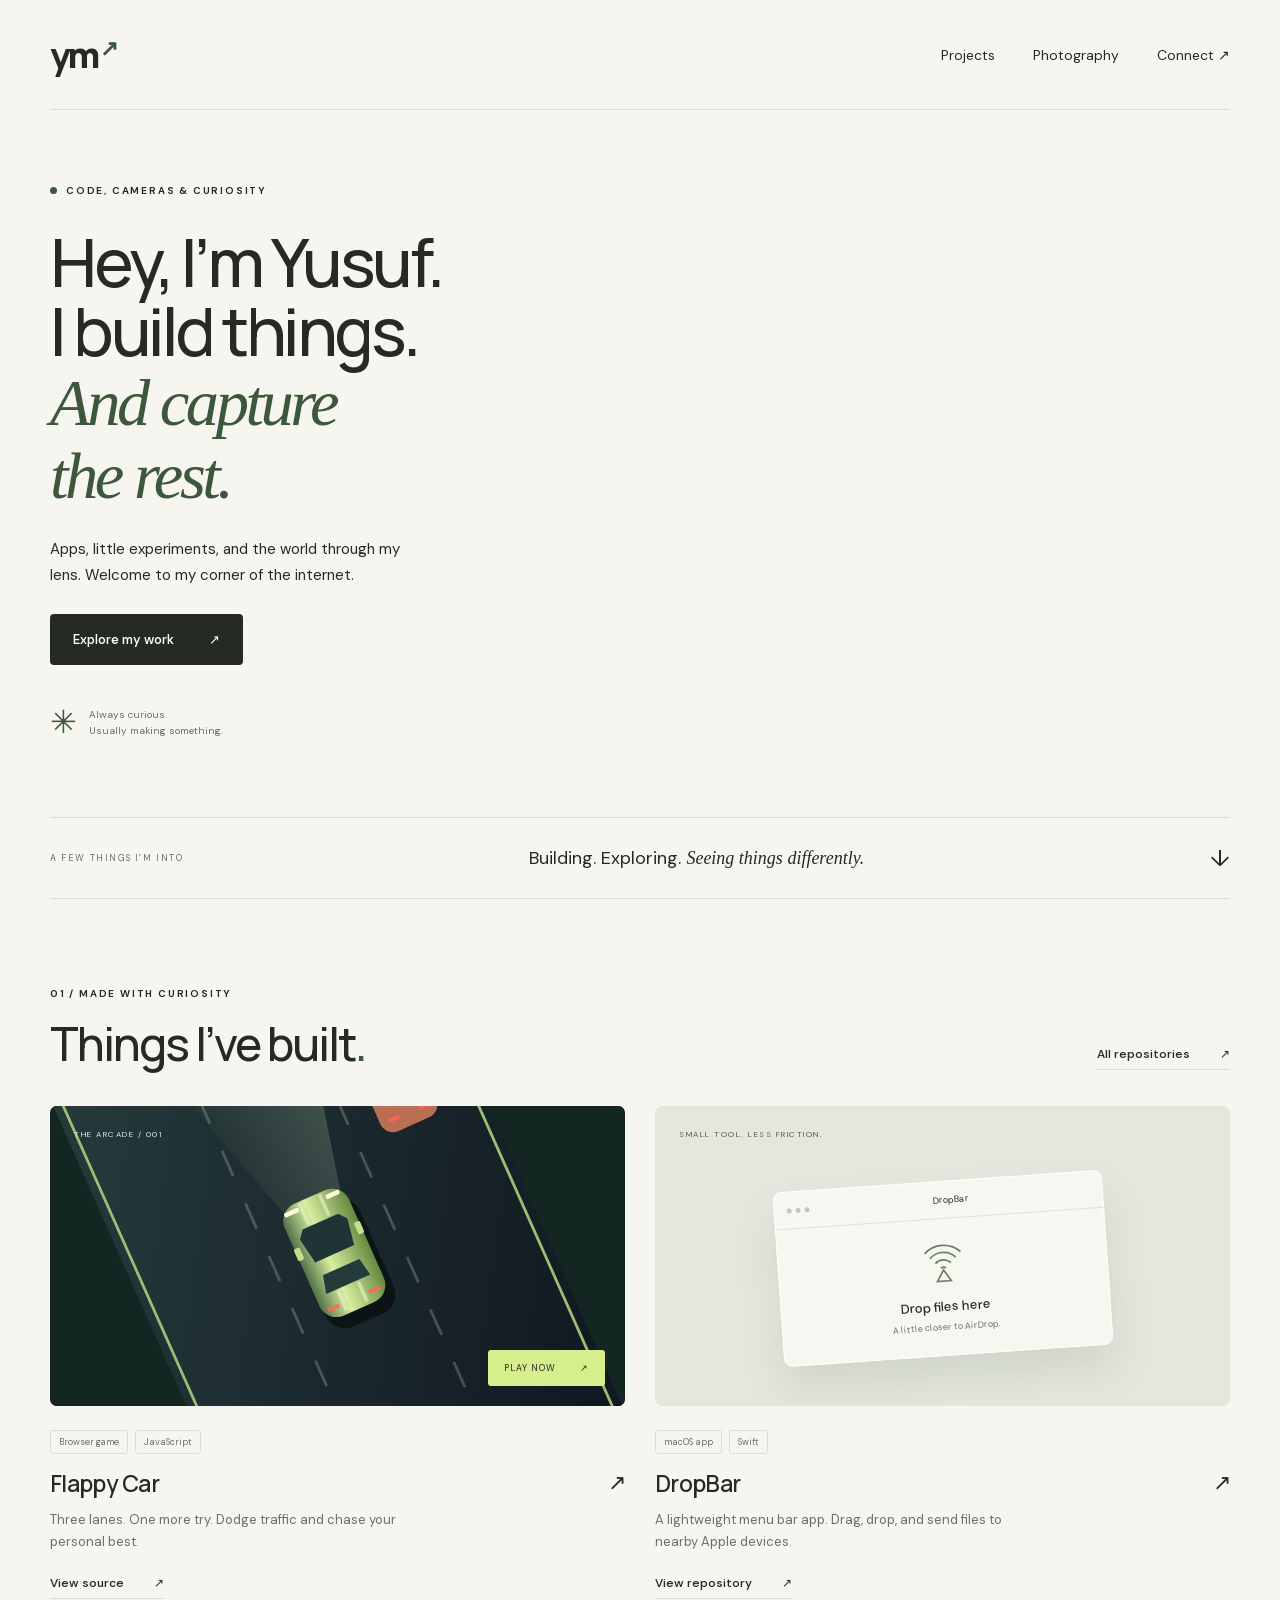
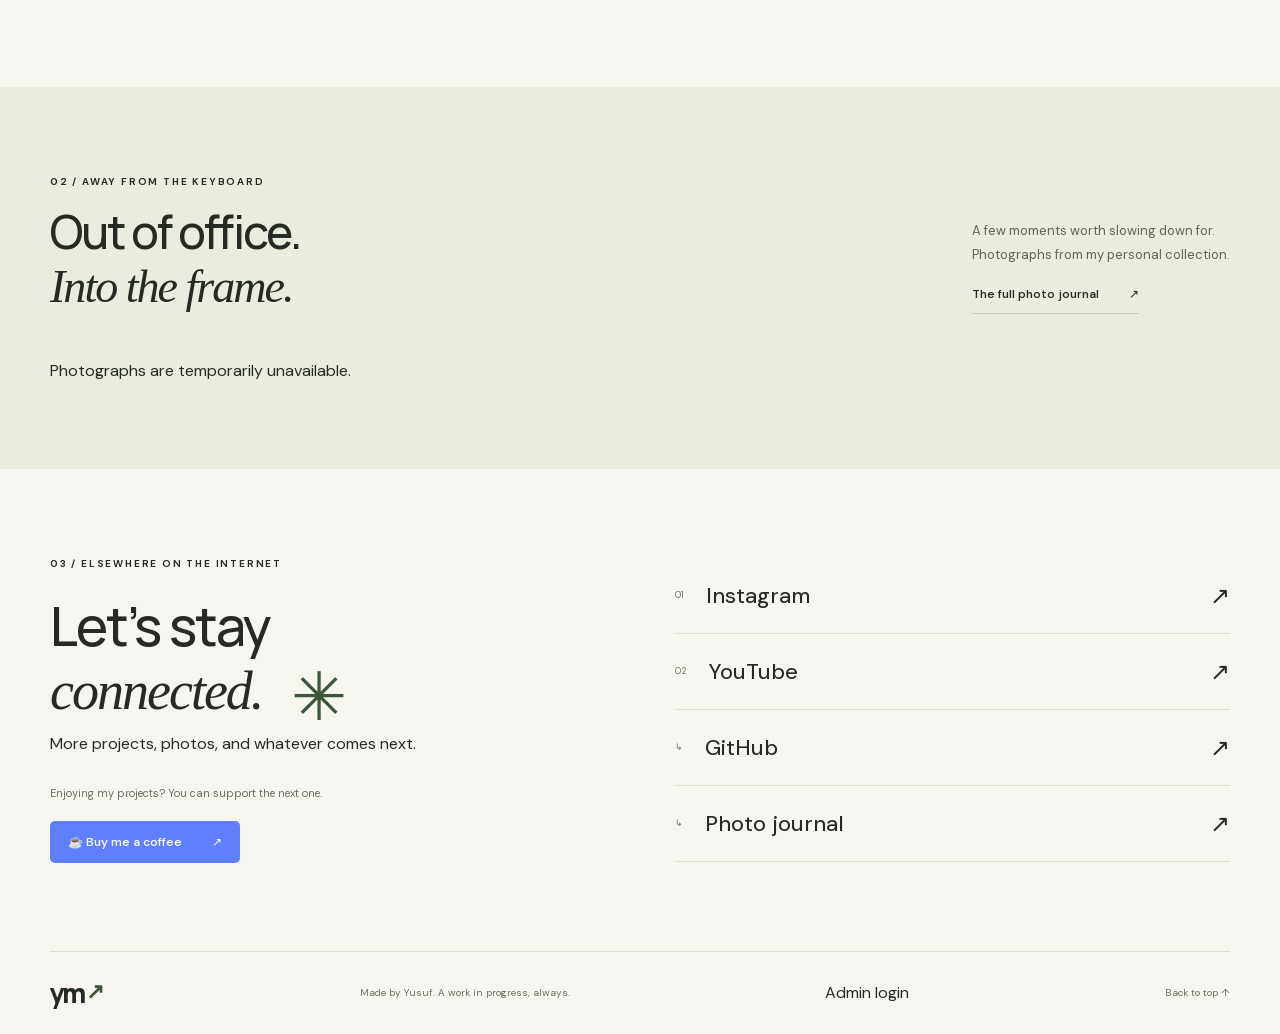
<file: index.html>
<!doctype html>
<html lang="en">
<head>
  <meta charset="utf-8">
  <meta name="viewport" content="width=device-width, initial-scale=1">
  <meta name="description" content="Yusuf's corner of the internet. Explore my apps, open-source projects, photography, and Flappy Car arcade game.">
  <meta name="theme-color" content="#f6f5ef">
  <meta property="og:title" content="Yusuf — Code, cameras & curiosity">
  <meta property="og:description" content="A collection of things I build and moments I capture.">
  <meta property="og:type" content="website">
  <meta property="og:url" content="https://yusufmm.com/">
  <meta property="og:image" content="https://yusufmm.com/assets/photo-4-display.webp">
  <title>Yusuf — Code, cameras & curiosity</title>
  <link rel="preconnect" href="https://twxxitpckemoxdufoift.supabase.co">
  <link rel="icon" href="assets/favicon.svg" type="image/svg+xml">
  <link rel="preload" href="assets/fonts/dm-sans-latin.woff2" as="font" type="font/woff2" crossorigin>
  <link rel="preload" href="assets/fonts/manrope-latin.woff2" as="font" type="font/woff2" crossorigin>
  <link rel="stylesheet" href="styles.css?v=20261113-speed">
  <script src="socials.js?v=20261113-speed" defer></script>
  <link rel="stylesheet" href="photos.css">
  <script src="photo-config.js?v=20261114-delivery" defer></script>

  <script type="module" src="gallery.js?v=20261114-delivery"></script>
</head>
<body>
  <a class="skip-link" href="#main">Skip to content</a>
  <header class="site-header wrap">
    <a class="wordmark" href="./" aria-label="Yusuf home">ym<span>↗</span></a>
    <nav aria-label="Main navigation"><a href="#projects">Projects</a><a href="#photos">Photography</a><a href="#connect">Connect <span aria-hidden="true">↗</span></a></nav>
  </header>
  <main id="main">
    <section class="hero wrap" aria-labelledby="intro">
      <div class="hero-copy">
        <p class="eyebrow"><span class="status-dot"></span> CODE, CAMERAS & CURIOSITY</p>
        <h1 id="intro">Hey, I’m Yusuf.<br>I build things.<br><em>And capture<br>the rest.</em></h1>
        <p class="intro">Apps, little experiments, and the world through my lens. Welcome to my corner of the internet.</p>
        <a class="button dark" href="#projects">Explore my work <span aria-hidden="true">↗</span></a>
        <div class="hero-note"><span class="small-cross" aria-hidden="true">✳</span><span>Always curious.<br>Usually making something.</span></div>
      </div>
      <figure class="hero-photo" hidden>
        <img alt="Snow-dusted red sandstone cliffs beneath a pale blue sky, photographed by Yusuf" width="1200" height="800" fetchpriority="high">
        <figcaption><span>THROUGH MY LENS</span><a href="#photos">A different perspective <span aria-hidden="true">↗</span></a></figcaption>
        <span class="photo-stamp" aria-hidden="true">Y / M<br>PHOTO JOURNAL</span>
      </figure>
    </section>
    <div class="interlude wrap"><span>A FEW THINGS I’M INTO</span><p>Building. Exploring. <em>Seeing things differently.</em></p><span aria-hidden="true">↓</span></div>
    <section class="projects wrap section" id="projects" aria-labelledby="projects-heading">
      <div class="section-heading"><div><p class="eyebrow">01 / MADE WITH CURIOSITY</p><h2 id="projects-heading">Things I’ve built<span>.</span></h2></div><a class="text-link" href="https://github.com/Lego-Man53" target="_blank" rel="noopener noreferrer">All repositories <span aria-hidden="true">↗</span></a></div>
      <div class="project-grid">
        <article class="project-card featured-project">
          <a class="project-art race-art" href="flappycar/" aria-label="Play Flappy Car"><span class="art-label">THE ARCADE / 001</span><img src="assets/racer.svg" alt="Illustrated green sports car on an illuminated three-lane road" width="620" height="340"><span class="play-pill">PLAY NOW <span aria-hidden="true">↗</span></span></a>
          <div class="project-info"><div class="tags"><span>Browser game</span><span>JavaScript</span></div><h3><a href="flappycar/">Flappy Car <span aria-hidden="true">↗</span></a></h3><p>Three lanes. One more try. Dodge traffic and chase your personal best.</p><a class="text-link" href="https://github.com/Lego-Man53/Car-Sim-FlappyBird" target="_blank" rel="noopener noreferrer">View source <span aria-hidden="true">↗</span></a></div>
        </article>
        <article class="project-card">
          <a class="project-art drop-art" href="https://github.com/Lego-Man53/DropBar" target="_blank" rel="noopener noreferrer" aria-label="Explore DropBar on GitHub"><span class="art-label">SMALL TOOL. LESS FRICTION.</span><div class="drop-window"><div class="window-top"><i></i><i></i><i></i><span>DropBar</span></div><div class="drop-zone"><svg viewBox="0 0 64 64" aria-hidden="true"><path d="M17 29a21 21 0 0 1 30 0M23 35a13 13 0 0 1 18 0M29 41a4 4 0 0 1 6 0M11 23a30 30 0 0 1 42 0"/><path d="m32 43-8 13h16Z"/></svg><strong>Drop files here</strong><span>A little closer to AirDrop.</span></div></div></a>
          <div class="project-info"><div class="tags"><span>macOS app</span><span>Swift</span></div><h3><a href="https://github.com/Lego-Man53/DropBar" target="_blank" rel="noopener noreferrer">DropBar <span aria-hidden="true">↗</span></a></h3><p>A lightweight menu bar app. Drag, drop, and send files to nearby Apple devices.</p><a class="text-link" href="https://github.com/Lego-Man53/DropBar" target="_blank" rel="noopener noreferrer">View repository <span aria-hidden="true">↗</span></a></div>
        </article>
      </div>
    </section>
    <section class="photography section" id="photos" aria-labelledby="photos-heading"><div class="wrap">
      <div class="section-heading"><div><p class="eyebrow">02 / AWAY FROM THE KEYBOARD</p><h2 id="photos-heading">Out of office.<br><em>Into the frame.</em></h2></div><div class="photo-intro"><p>A few moments worth slowing down for.<br>Photographs from my personal collection.</p><a class="text-link" href="photos/">The full photo journal <span aria-hidden="true">↗</span></a></div></div>
      <div class="photo-grid" id="home-photos" aria-label="Featured photographs"><p>Loading photographs…</p></div>
      <noscript><p>Turn on JavaScript to view the photo journal.</p></noscript>
    </div></section>
    <section class="connect section wrap" id="connect" aria-labelledby="connect-heading"><div><p class="eyebrow">03 / ELSEWHERE ON THE INTERNET</p><h2 id="connect-heading">Let’s stay<br><em>connected.</em> <span class="connect-star" aria-hidden="true">✳</span></h2><p>More projects, photos, and whatever comes next.</p><div class="support"><p>Enjoying my projects? You can support the next one.</p><div class="coffee-widget"><template id="coffee-template"><script type="text/javascript" src="https://cdnjs.buymeacoffee.com/1.0.0/button.prod.min.js" data-name="bmc-button" data-slug="legoman53" data-color="#5F7FFF" data-emoji="☕" data-font="Cookie" data-text="Buy me a coffee" data-outline-color="#000000" data-font-color="#ffffff" data-coffee-color="#FFDD00"></script></template></div><a class="text-link coffee-fallback" href="https://www.buymeacoffee.com/legoman53" target="_blank" rel="noopener noreferrer">☕ Buy me a coffee <span aria-hidden="true">↗</span></a></div></div><div class="social-links"><a data-social="instagram" hidden><span>01</span><strong>Instagram</strong><span aria-hidden="true">↗</span></a><a data-social="youtube" hidden><span>02</span><strong>YouTube</strong><span aria-hidden="true">↗</span></a><a href="https://github.com/Lego-Man53" target="_blank" rel="noopener noreferrer"><span>↳</span><strong>GitHub</strong><span aria-hidden="true">↗</span></a><a href="photos/"><span>↳</span><strong>Photo journal</strong><span aria-hidden="true">↗</span></a></div></section>
  </main>
  <footer class="wrap"><a class="wordmark" href="#">ym<span>↗</span></a><p>Made by Yusuf. A work in progress, always.</p><a href="admin/">Admin login</a><a href="#main">Back to top ↑</a></footer>
</body>
</html>
</file>
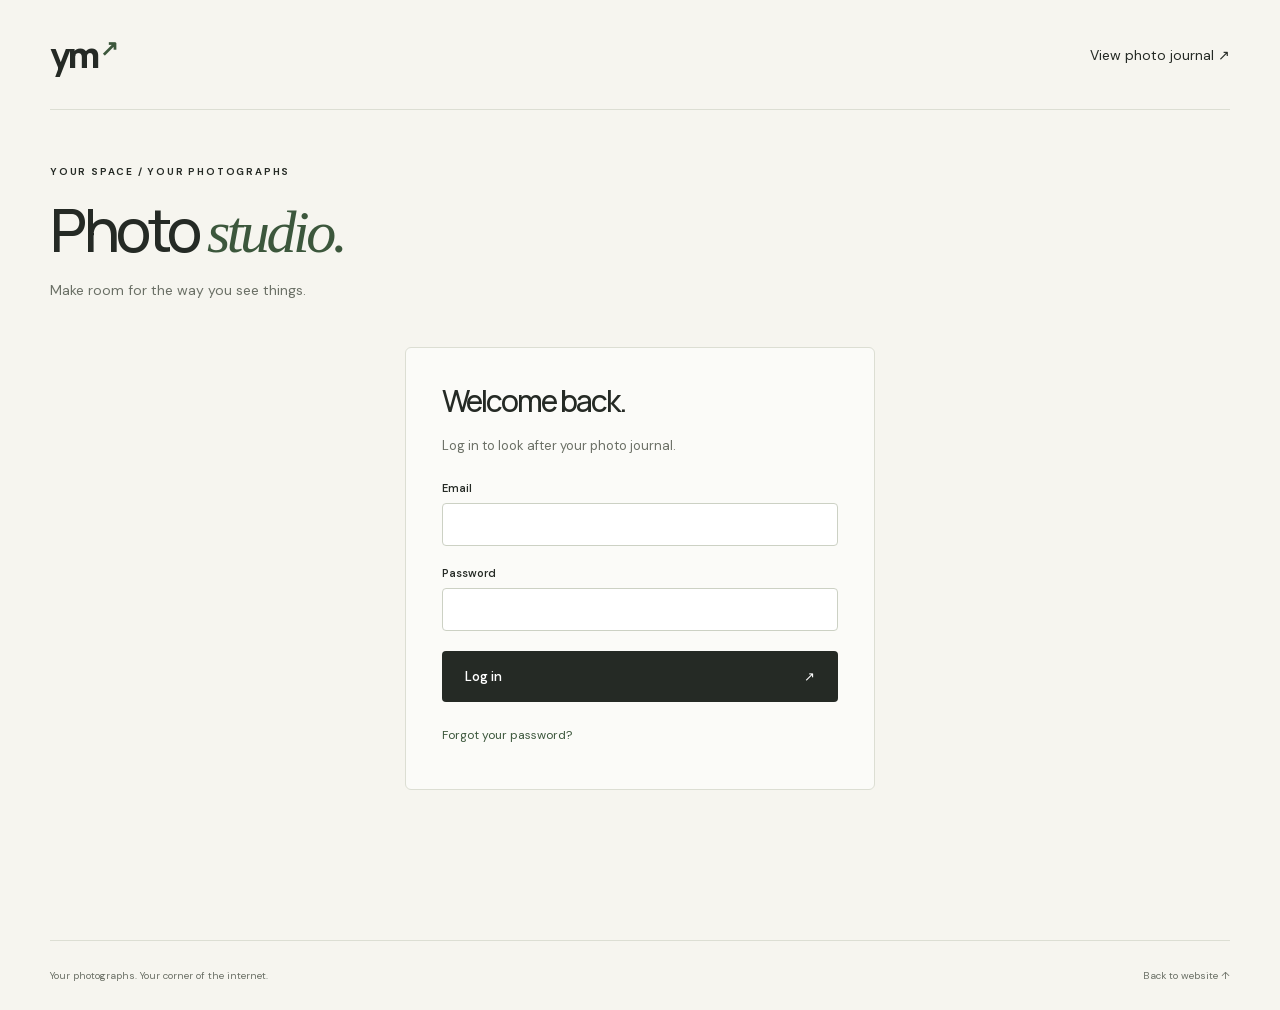
<file: admin/index.html>
<!doctype html>
<html lang="en"><head>
  <meta charset="utf-8"><meta name="viewport" content="width=device-width, initial-scale=1"><meta name="robots" content="noindex,nofollow">
  <title>Photo studio — Yusuf</title><link rel="icon" href="../assets/favicon.svg" type="image/svg+xml">
  <link rel="preload" href="../assets/fonts/dm-sans-latin.woff2" as="font" type="font/woff2" crossorigin>
  <link rel="preload" href="../assets/fonts/manrope-latin.woff2" as="font" type="font/woff2" crossorigin>
  <link rel="stylesheet" href="../styles.css?v=20261113-speed"><link rel="stylesheet" href="../photos.css"><link rel="stylesheet" href="admin.css?v=20261011-batch">
  <script src="../photo-config.js" defer></script><script src="../vendor/supabase.js" defer></script><script type="module" src="admin.js?v=20261113-speed"></script>
</head><body>
  <header class="site-header wrap"><a class="wordmark" href="../" aria-label="Yusuf home">ym<span>↗</span></a><nav aria-label="Studio navigation"><a href="../photos/">View photo journal ↗</a><button id="logout" hidden>Log out</button></nav></header>
  <main class="wrap studio"><div class="studio-heading"><div><p class="eyebrow">YOUR SPACE / YOUR PHOTOGRAPHS</p><h1>Photo <em>studio.</em></h1><p class="studio-intro">Make room for the way you see things.</p></div><div id="counts" class="studio-counts" hidden></div></div>
    <p id="status" role="status" aria-live="polite">Connecting…</p>
    <section id="setup" class="login-panel" hidden><h2>One connection to make.</h2><p>Your photo studio is ready to connect to Supabase. Once the connection is set up, you can manage everything here.</p><a class="button dark" href="https://supabase.com/dashboard" target="_blank" rel="noopener noreferrer">Open Supabase ↗</a></section>
    <section id="login" class="login-panel" hidden><h2>Welcome back.</h2><p>Log in to look after your photo journal.</p><form id="login-form"><label>Email<input type="email" name="email" autocomplete="username" required></label><label>Password<input type="password" name="password" autocomplete="current-password" required></label><button class="button dark" type="submit">Log in <span aria-hidden="true">↗</span></button></form><button id="forgot" class="plain-button">Forgot your password?</button></section>
    <section id="recovery" class="login-panel" hidden><h2>A fresh start.</h2><form id="password-form"><label>New password<input name="password" type="password" autocomplete="new-password" minlength="12" required></label><button class="button dark">Update password</button></form></section>
    <section id="ai-progress" class="ai-batch-progress" aria-label="Batch AI progress" hidden><p id="ai-progress-text" role="status" aria-live="polite"></p><progress id="ai-progress-bar" aria-label="Photos completed" max="1" value="0"></progress><button id="ai-stop" class="plain-button">Stop after this photo</button></section>
    <section id="workspace" hidden>
      <div class="studio-toolbar"><div><button class="button dark" id="upload">+ Add photos</button><input type="file" id="files" accept="image/jpeg,image/png,image/webp,image/avif" multiple hidden><span class="file-note">JPG, PNG, WebP, AVIF · up to 30 MB each · compressed automatically</span></div><button id="optimize" class="plain-button" disabled>Speed up existing photos</button><button id="save" class="button dark" disabled>Save changes ↗</button></div>
      <div class="studio-options"><label>Gallery layout<select id="layout"><option value="editorial">Editorial — staggered</option><option value="grid">Clean grid</option></select></label><label>Desktop columns<select id="columns"><option value="2">Two</option><option value="3">Three</option><option value="4">Four</option></select></label><label>Homepage cover<select id="hero"><option value="">No cover photo</option></select></label><button class="plain-button" id="discard" disabled>Discard unsaved changes</button></div>
      <p class="edit-note">Changes stay here until you save. Hidden photos are only visible to you. Use the arrows to change their order. <a href="storage.html">Manage photo storage ↗</a></p>
      <section class="ai-panel" aria-labelledby="ai-heading"><div><p class="eyebrow">A LITTLE HELP WITH THE WORDS</p><h2 id="ai-heading">AI photo assistant.</h2><p>Get a title, caption, accessibility description, and display shape for any photo. Review the draft and make it yours.</p><p class="ai-privacy">AI sends a small preview of each chosen photo and your notes to OpenAI. Nothing is published until you save.</p><p class="ai-privacy">Batches run one photo at a time. Up to 30 requests per hour and 100 per day.</p></div><div><label>Notes for the AI <span class="optional">optional</span><textarea id="ai-notes" maxlength="1000" rows="2" placeholder="A place, a memory, or the style you want…"></textarea></label><p id="ai-status" role="status">Checking AI connection…</p><div class="ai-batch-controls"><label>Photos to suggest<select id="ai-scope"><option value="new">New uploads</option><option value="all" selected>All photos without drafts</option></select></label><button id="ai-batch" class="ai-button" disabled>✦ Suggest for batch</button><p id="ai-batch-count"></p><button id="ai-apply-all" class="button dark" hidden>Use all drafts</button></div></div></section>
      <div id="photo-list" class="studio-grid"></div><p id="empty" hidden>Your next photograph starts here. Add a few photos to begin.</p>
    </section>
    <noscript><p>Turn on JavaScript to use your photo studio.</p></noscript>
  </main>
  <dialog id="delete-dialog" class="confirm-dialog"><form method="dialog"><h2>Delete this photograph?</h2><p id="delete-name"></p><p>It will be removed from the website when you save your changes.</p><div><button value="cancel">Keep photo</button><button value="delete" class="danger">Delete photo</button></div></form></dialog>
  <footer class="wrap"><p>Your photographs. Your corner of the internet.</p><a href="../">Back to website ↑</a></footer>
</body></html>
</file>
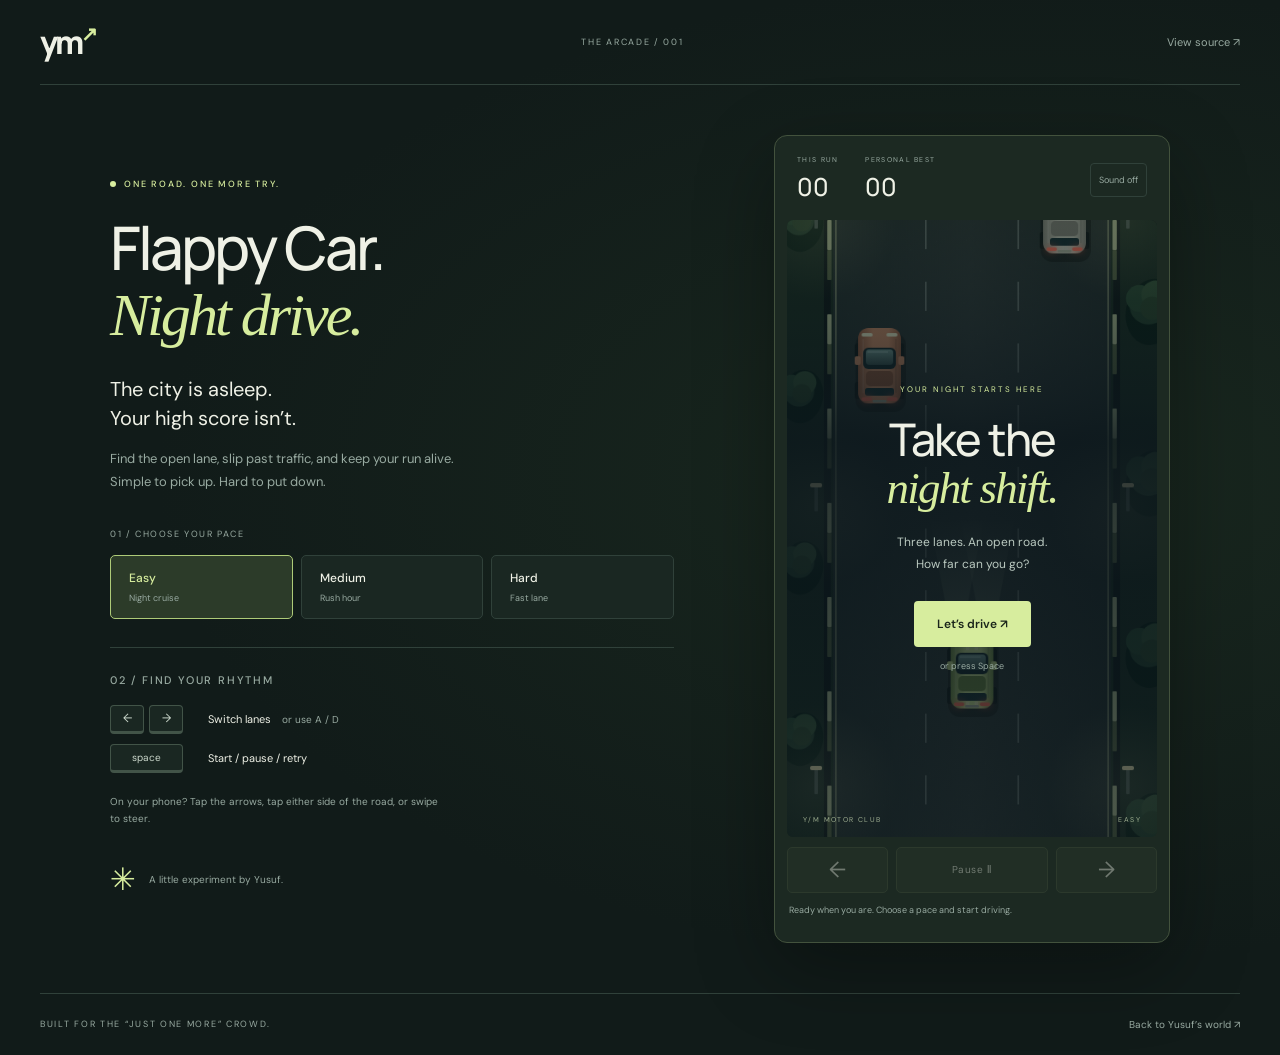
<file: flappycar/index.html>
<!doctype html>
<html lang="en">
<head>
  <meta charset="utf-8">
  <meta name="viewport" content="width=device-width, initial-scale=1, viewport-fit=cover">
  <meta name="description" content="Take the night shift. A three-lane arcade racer by Yusuf. Dodge traffic, find your rhythm, and chase a new personal best.">
  <meta name="theme-color" content="#111b19">
  <title>Flappy Car — Night Drive</title>
  <link rel="stylesheet" href="styles.css">
  <script src="game-core.js" defer></script>
  <script src="game.js" defer></script>
</head>
<body>
  <header class="site-bar"><a href="https://yusufmm.com/" class="brand" aria-label="Back to Yusuf's website">ym<span>↗</span></a><span>THE ARCADE / 001</span><a href="https://github.com/Lego-Man53/Car-Sim-FlappyBird" target="_blank" rel="noopener noreferrer">View source ↗</a></header>
  <main class="shell">
    <section class="intro-panel" aria-labelledby="title">
      <p class="eyebrow"><span></span> ONE ROAD. ONE MORE TRY.</p>
      <h1 id="title">Flappy Car.<br><em>Night drive.</em></h1>
      <p class="description">The city is asleep.<br>Your high score isn’t.</p>
      <p class="how-to">Find the open lane, slip past traffic, and keep your run alive. Simple to pick up. Hard to put down.</p>
      <fieldset class="difficulty"><legend>01 / CHOOSE YOUR PACE</legend><div class="mode-list"><button type="button" class="mode active" data-mode="easy" aria-pressed="true"><strong>Easy</strong><small>Night cruise</small></button><button type="button" class="mode" data-mode="medium" aria-pressed="false"><strong>Medium</strong><small>Rush hour</small></button><button type="button" class="mode" data-mode="hard" aria-pressed="false"><strong>Hard</strong><small>Fast lane</small></button></div></fieldset>
      <div class="instructions"><p class="eyebrow">02 / FIND YOUR RHYTHM</p><div><span><kbd>←</kbd> <kbd>→</kbd></span><p>Switch lanes <small>or use A / D</small></p></div><div><span><kbd class="wide-key">space</kbd></span><p>Start / pause / retry</p></div><p class="mobile-hint">On your phone? Tap the arrows, tap either side of the road, or swipe to steer.</p></div>
      <div class="signature"><span aria-hidden="true">✳</span> A little experiment by Yusuf.</div>
    </section>
    <section class="game-panel" aria-label="Flappy Car arcade">
      <div class="dashboard"><div><span>THIS RUN</span><strong id="score">00</strong></div><div><span>PERSONAL BEST</span><strong id="best">00</strong></div><button type="button" id="soundBtn" aria-pressed="false" aria-label="Enable sound">Sound off</button></div>
      <div class="canvas-wrap"><canvas id="game" width="432" height="720" tabindex="0" aria-label="Night road. Use left and right arrows to steer, Space to start or pause." aria-describedby="gameStatus">Your browser needs canvas support to play Flappy Car.</canvas><div class="game-overlay" id="overlay"><span class="overlay-kicker" id="overlayKicker">YOUR NIGHT STARTS HERE</span><h2 id="overlayTitle">Take the<br><em>night shift.</em></h2><p id="overlayDescription">Three lanes. An open road.<br>How far can you go?</p><button id="startBtn" type="button">Let’s drive <span aria-hidden="true">↗</span></button><span class="overlay-hint">or press Space</span></div><div class="road-label" aria-hidden="true"><span>Y/M MOTOR CLUB</span><span id="pace">EASY</span></div></div>
      <div class="controls"><button id="leftBtn" type="button" aria-label="Steer left">←</button><button id="pauseBtn" type="button" disabled>Pause <span aria-hidden="true">Ⅱ</span></button><button id="rightBtn" type="button" aria-label="Steer right">→</button></div>
      <p class="game-status" id="gameStatus" role="status" aria-live="polite">Ready when you are. Choose a pace and start driving.</p>
    </section>
  </main>
  <footer><span>BUILT FOR THE “JUST ONE MORE” CROWD.</span><a href="https://yusufmm.com/">Back to Yusuf’s world ↗</a></footer>
</body>
</html>
</file>
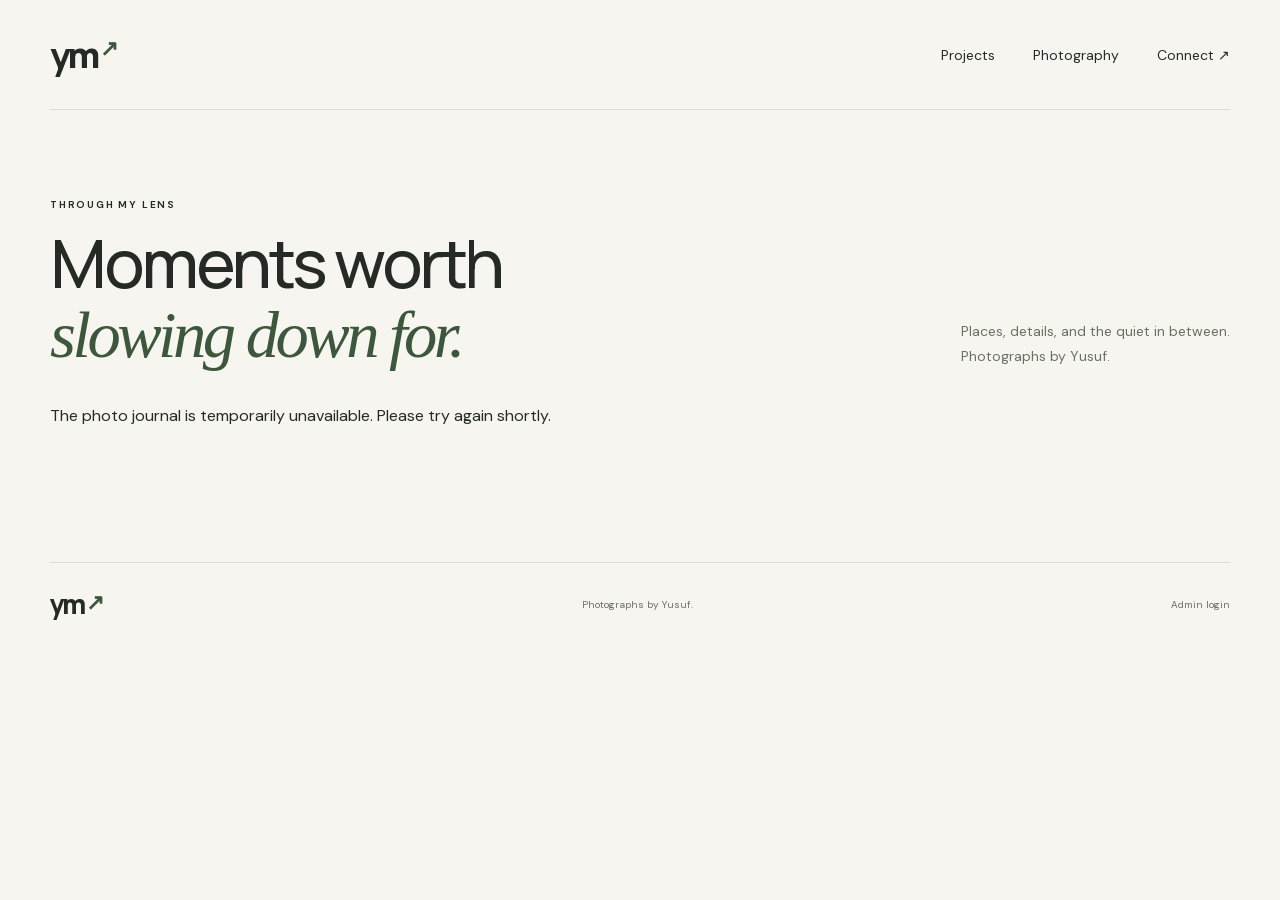
<file: photos/index.html>
<!doctype html>
<html lang="en">
<head>
  <meta charset="utf-8"><meta name="viewport" content="width=device-width, initial-scale=1">
  <meta name="description" content="Yusuf’s photo journal. Moments worth slowing down for.">
  <meta name="theme-color" content="#f6f5ef"><title>Photo journal — Yusuf</title>
  <link rel="preconnect" href="https://twxxitpckemoxdufoift.supabase.co">
  <link rel="icon" href="../assets/favicon.svg" type="image/svg+xml">
  <link rel="preload" href="../assets/fonts/dm-sans-latin.woff2" as="font" type="font/woff2" crossorigin>
  <link rel="preload" href="../assets/fonts/manrope-latin.woff2" as="font" type="font/woff2" crossorigin>
  <link rel="stylesheet" href="../styles.css?v=20261113-speed"><link rel="stylesheet" href="../photos.css">
  <script src="../photo-config.js?v=20261114-delivery" defer></script>
  <script type="module" src="../gallery.js?v=20261114-delivery"></script>
</head>
<body>
  <a class="skip-link" href="#main">Skip to content</a>
  <header class="site-header wrap"><a class="wordmark" href="../" aria-label="Yusuf home">ym<span>↗</span></a><nav aria-label="Main navigation"><a href="../#projects">Projects</a><a href="./" aria-current="page">Photography</a><a href="../#connect">Connect ↗</a></nav></header>
  <main id="main" class="wrap section"><div class="section-heading"><div><p class="eyebrow">THROUGH MY LENS</p><h1>Moments worth<br><em>slowing down for.</em></h1></div><p class="journal-intro">Places, details, and the quiet in between.<br>Photographs by Yusuf.</p></div>
    <p id="gallery-status" role="status">Loading photographs…</p>
    <div class="journal-grid" id="journal-grid" aria-label="Photographs"></div>
    <noscript><p>Turn on JavaScript to explore the photo journal.</p></noscript>
  </main>
  <footer class="wrap"><a class="wordmark" href="../">ym<span>↗</span></a><p>Photographs by Yusuf.</p><a href="../admin/">Admin login</a></footer>
</body>
</html>
</file>
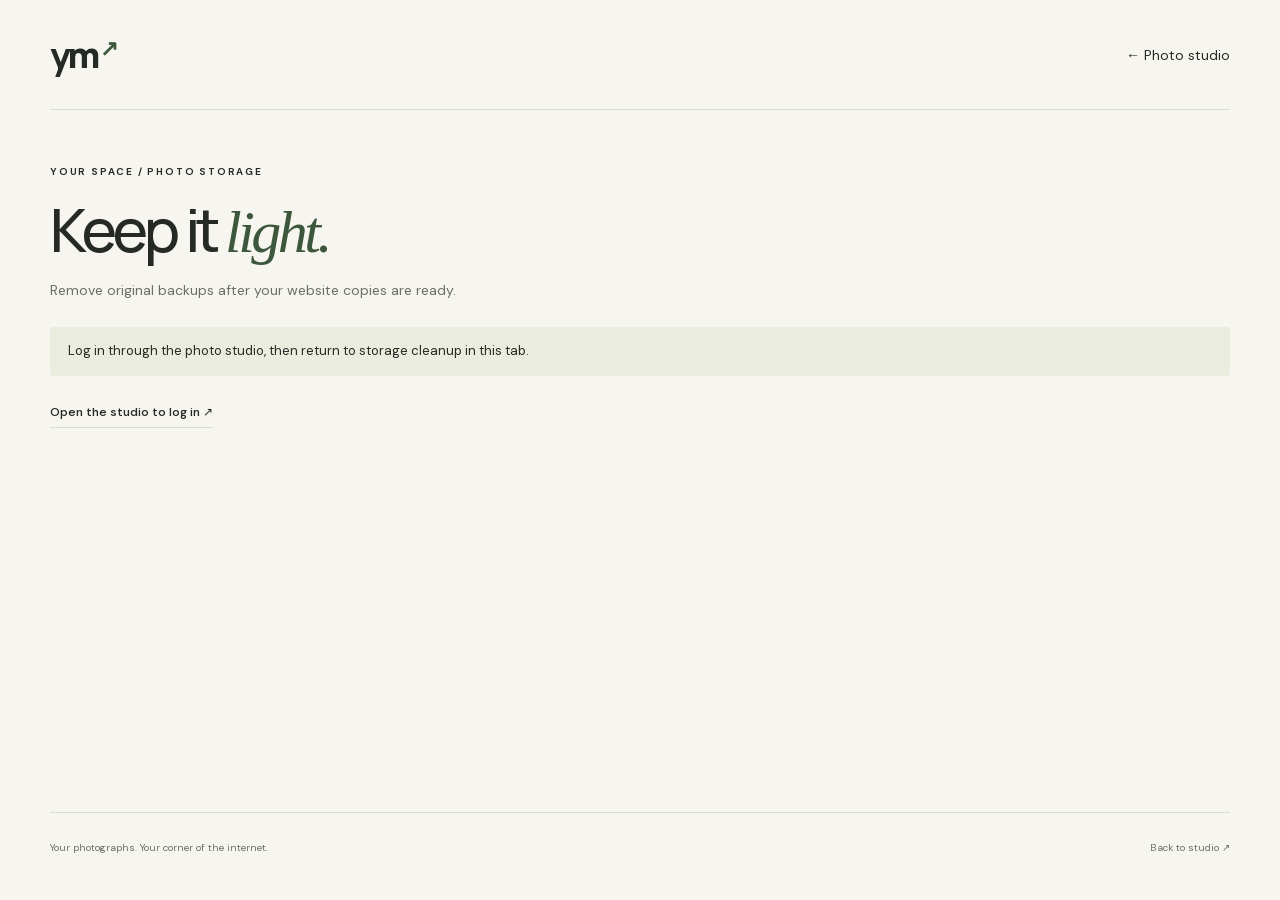
<file: admin/storage.html>
<!doctype html><html lang="en"><head>
<meta charset="utf-8"><meta name="viewport" content="width=device-width, initial-scale=1"><meta name="robots" content="noindex,nofollow"><title>Photo storage — Yusuf</title>
<link rel="icon" href="../assets/favicon.svg" type="image/svg+xml"><link rel="stylesheet" href="../styles.css?v=20261113-speed"><link rel="stylesheet" href="admin.css?v=20261011-batch">
<script src="../photo-config.js" defer></script><script src="../vendor/supabase.js" defer></script><script type="module" src="storage.js?v=20261113-cleanup"></script>
<style>.storage-card{max-width:820px;border:1px solid var(--line);padding:28px;border-radius:6px;background:#fff9}.storage-card p{font-size:13px;line-height:1.8;margin:14px 0}.storage-card h2{font-size:30px}.storage-list{max-height:360px;overflow:auto;margin:22px 0}.storage-list li{display:flex;gap:20px;justify-content:space-between;padding:12px 0;border-bottom:1px solid var(--line);font-size:12px}.storage-list ul{list-style:none;padding:0}.storage-list span{white-space:nowrap;color:var(--muted)}.storage-actions{display:flex;gap:25px;align-items:center;flex-wrap:wrap}.delete-button{border:1px solid #a13d2a;background:#a13d2a;color:white;border-radius:4px;padding:14px 18px;font:500 12px 'DM Sans',sans-serif;cursor:pointer}</style>
</head><body><header class="site-header wrap"><a class="wordmark" href="../" aria-label="Yusuf home">ym<span>↗</span></a><nav><a href="./">← Photo studio</a></nav></header>
<main class="wrap studio"><div class="studio-heading"><div><p class="eyebrow">YOUR SPACE / PHOTO STORAGE</p><h1>Keep it <em>light.</em></h1><p class="studio-intro">Remove original backups after your website copies are ready.</p></div></div>
<p id="status" role="status" aria-live="polite">Checking your photo storage…</p>
<section class="storage-card" id="review" hidden><h2 id="summary"></h2><p id="details"></p><p>Compressed website photos, thumbnails, captions, order, and visibility are kept. Original backups are permanently deleted from cloud storage.</p><div class="storage-list"><ul id="files"></ul></div><div class="storage-actions"><button class="delete-button" id="remove" disabled>Remove original backups</button><button class="plain-button" id="refresh">Refresh storage</button></div></section>
<a href="./" class="text-link" id="login" hidden>Open the studio to log in ↗</a>
<dialog class="confirm-dialog" id="confirmation"><form method="dialog"><h2>Delete original backups?</h2><p id="confirm-details"></p><p>This permanently deletes the original backup files. Your compressed website photos, thumbnails, and captions remain. This cannot be undone.</p><div><button value="cancel">Keep backups</button><button class="delete-button" value="delete">Permanently delete backups</button></div></form></dialog>
</main><footer class="wrap"><p>Your photographs. Your corner of the internet.</p><a href="./">Back to studio ↗</a></footer></body></html>
</file>
<file: styles.css>
@font-face{font-family:'DM Sans';font-style:normal;font-weight:400 700;font-display:swap;src:url('assets/fonts/dm-sans-latin.woff2') format('woff2')}
@font-face{font-family:'Manrope';font-style:normal;font-weight:400 800;font-display:swap;src:url('assets/fonts/manrope-latin.woff2') format('woff2')}
:root{--paper:#f6f5ef;--ink:#252a25;--muted:#6b7066;--green:#3c573c;--line:#dcded3;--serif:Georgia,'Times New Roman',serif}*{box-sizing:border-box}html{scroll-behavior:smooth;scroll-padding-top:30px}body{margin:0;background:var(--paper);color:var(--ink);font-family:'DM Sans',sans-serif;-webkit-font-smoothing:antialiased}a{color:inherit;text-decoration:none}button,a{-webkit-tap-highlight-color:transparent}a:focus-visible,button:focus-visible{outline:3px solid #7c942f;outline-offset:6px}img{max-width:100%;display:block}::selection{background:#d9e5ba}.wrap{width:min(1240px,calc(100% - 100px));margin-inline:auto}.site-header{display:flex;justify-content:space-between;align-items:center;height:110px;border-bottom:1px solid var(--line)}.wordmark{font-family:'Manrope',sans-serif;font-size:36px;font-weight:800;letter-spacing:-3px;line-height:1}.wordmark span{font-size:22px;margin-left:3px;color:var(--green);vertical-align:top;letter-spacing:0}nav{display:flex;gap:38px;font-size:14px}nav a:hover,.text-link:hover{color:#6a7d30}.hero{display:grid;grid-template-columns:1.05fr 1fr;gap:6%;padding-block:74px 68px;align-items:center}.eyebrow{font-size:10px;letter-spacing:1.8px;font-weight:650;margin:0 0 30px;display:flex;align-items:center;gap:9px}.status-dot{height:7px;width:7px;background:var(--green);border-radius:50%}h1,h2,h3,p,figure{margin:0}h1,h2,h3{font-family:'Manrope',sans-serif}h1{font-size:clamp(46px,5.2vw,72px);font-weight:500;line-height:1.04;letter-spacing:-3.5px}h1 em,h2 em,.interlude em,.photo-item p em{font-family:var(--serif);font-weight:400}h1 em{color:var(--green)}.intro{font-size:15px;line-height:1.75;max-width:355px;margin:26px 0}.button{display:inline-flex;justify-content:space-between;align-items:center;gap:35px;padding:17px 23px;border-radius:4px;font-size:13px;font-weight:550;transition:background .2s,transform .2s}.button:hover{transform:translateY(-2px)}.dark{background:var(--ink);color:#fff}.dark:hover{background:var(--green)}.hero-note{display:flex;align-items:center;gap:12px;font-size:10px;color:var(--muted);line-height:1.6;margin-top:32px}.small-cross{font-size:32px;color:var(--green)}.hero-photo{align-self:stretch;position:relative;min-height:570px;padding-bottom:42px}.hero-photo>img{height:100%;width:100%;object-fit:cover;border-radius:140px 4px 4px 4px;position:absolute;inset:0;height:calc(100% - 42px)}.hero-photo figcaption{display:flex;justify-content:space-between;align-items:center;gap:15px;position:absolute;bottom:0;width:100%;font-size:11px}.hero-photo figcaption>span{font-size:9px;letter-spacing:1.4px;color:var(--muted)}.photo-stamp{position:absolute;right:22px;top:25px;border:1px solid #ffffff80;color:#fff;font-size:8px;letter-spacing:1px;line-height:1.7;padding:9px;text-align:center;background:#1a261718}.interlude{border-block:1px solid var(--line);padding-block:25px;display:flex;align-items:center;justify-content:space-between;gap:20px}.interlude>span:first-child{font-size:9px;letter-spacing:1.6px;color:var(--muted)}.interlude p{font-size:18px}.interlude>span:last-child{font-size:23px}.section{padding-block:88px}.section-heading{display:flex;justify-content:space-between;align-items:flex-end;gap:25px;margin-bottom:36px}.section-heading .eyebrow{margin-bottom:17px}h2{font-size:clamp(34px,3.6vw,48px);font-weight:500;letter-spacing:-2px;line-height:1.15}h2>span{color:var(--green)}.text-link{font-size:12px;font-weight:550;border-bottom:1px solid var(--line);padding-bottom:7px;display:inline-flex;gap:30px;align-items:center}.project-grid{display:grid;grid-template-columns:1fr 1fr;gap:30px}.project-art{height:300px;display:block;overflow:hidden;position:relative;border-radius:7px}.race-art{background:#111d21}.race-art>img{height:100%;width:100%;object-fit:cover;transition:transform .5s}.project-art:hover>img{transform:scale(1.03)}.art-label{position:absolute;top:23px;left:24px;z-index:1;font-size:8px;letter-spacing:1.5px;color:#dce7e1}.play-pill{position:absolute;right:20px;bottom:20px;background:#d6ee8b;padding:12px 16px;border-radius:3px;font-size:9px;letter-spacing:1px;display:flex;gap:24px}.drop-art{background:#e4e7dd;display:grid;place-items:center}.drop-art .art-label{color:#58604f}.drop-window{width:64%;max-width:330px;background:#f6f7f1;border:1px solid #fff;border-radius:9px;box-shadow:0 24px 40px #4e5c4320;transform:rotate(-4deg);margin-top:25px;transition:transform .3s}.drop-art:hover .drop-window{transform:rotate(0deg)}.window-top{display:flex;padding:12px;border-bottom:1px solid #dfe2d7;align-items:center;gap:4px}.window-top i{height:5px;width:5px;background:#c4c8bc;border-radius:50%}.window-top span{font-size:9px;margin-left:auto;margin-right:40%}.drop-zone{display:flex;align-items:center;flex-direction:column;padding:14px 15px 22px}.drop-zone svg{width:55px;height:55px;stroke:#6a8261;fill:none;stroke-width:2;margin-bottom:10px}.drop-zone strong{font-size:13px;font-weight:500}.drop-zone span{font-size:9px;color:var(--muted);margin-top:6px}.project-info{padding-top:24px}.tags{display:flex;gap:7px;margin-bottom:13px}.tags span{font-size:9px;padding:5px 8px;border:1px solid var(--line);border-radius:3px;color:var(--muted)}h3{font-size:23px;font-weight:550;letter-spacing:-.7px}h3 a{display:flex;justify-content:space-between}h3 a span{font-size:22px;font-weight:400}.project-info p{font-size:13px;color:var(--muted);line-height:1.7;max-width:380px;margin:10px 0 18px}.more-projects{margin-top:38px;border-top:1px solid var(--line);padding-top:22px;display:flex;align-items:center;gap:32px;font-size:12px}.more-projects>span{font-size:9px;color:var(--muted);letter-spacing:1.2px;margin-right:auto}.more-projects a{display:flex;gap:26px}.photography{background:#e9ecdf}.photo-intro{font-size:13px;line-height:1.8;color:#5f6757}.photo-intro .text-link{margin-top:18px;border-color:#c8cfbb;color:var(--ink)}.photo-grid{display:grid;grid-template-columns:1fr 1.15fr 1fr;gap:24px;align-items:start;margin-top:46px}.photo-item>img{width:100%;height:auto;aspect-ratio:2/3;object-fit:cover;border-radius:3px;transition:filter .3s}.photo-item:hover>img{filter:brightness(1.06)}.photo-item>span{display:flex;justify-content:space-between;font-size:8px;letter-spacing:1.2px;margin-top:14px;color:#56624c}.photo-item.landscape{margin-top:58px}.photo-item.landscape>img{aspect-ratio:3/2}.photo-item p{font-size:31px;line-height:1.2;letter-spacing:-.8px;margin:32px 0 0 10px}.connect{display:grid;grid-template-columns:1fr 1fr;gap:70px;align-items:center}.connect .eyebrow{margin-bottom:24px}.connect h2{position:relative;font-size:54px}.connect p:last-child{font-size:13px;color:var(--muted);margin-top:22px}.connect-star{display:inline-block;font-size:67px;vertical-align:middle;margin-left:20px}.social-links{display:grid}.social-links a{display:flex;align-items:center;gap:22px;border-bottom:1px solid var(--line);padding:22px 0;transition:padding .2s}.social-links a[hidden]{display:none}.social-links a:hover{padding-left:8px;color:var(--green)}.social-links a>span:first-child{font-size:9px;color:var(--muted)}.social-links strong{font-weight:450;font-size:22px}.social-links a>span:last-child{margin-left:auto;font-size:24px}footer{display:flex;align-items:center;justify-content:space-between;gap:20px;border-top:1px solid var(--line);padding-block:28px}footer .wordmark{font-size:26px}footer p,footer>a:last-child{font-size:10px;color:var(--muted)}.skip-link{position:fixed;top:-100px;left:20px;padding:14px;background:#fff;z-index:10}.skip-link:focus{top:15px}
@media(min-width:1600px){.hero{padding-block:90px}.hero-photo{min-height:630px}}
@media(max-width:900px){.wrap{width:calc(100% - 48px)}.hero{gap:30px;padding-block:50px}h1{font-size:52px}.hero-photo{min-height:530px}.interlude p{font-size:15px}.project-art{height:250px}.photo-grid{gap:15px}.connect{gap:35px}.connect h2{font-size:44px}.connect-star{font-size:44px;margin-left:10px}}
@media(max-width:620px){.wrap{width:calc(100% - 40px)}.site-header{height:80px}nav{gap:20px;font-size:11px}.wordmark{font-size:30px}.hero{grid-template-columns:1fr;padding-top:40px;gap:38px}h1{font-size:58px;letter-spacing:-3px}.hero .eyebrow{font-size:9px}.hero-copy .intro{max-width:320px}.hero-note{display:none}.hero-photo{min-height:400px}.hero-photo>img{border-radius:95px 4px 4px 4px}.interlude{align-items:start}.interlude>span:first-child{max-width:85px;line-height:1.6;font-size:8px}.interlude p{max-width:190px;line-height:1.5}.section{padding-block:60px}.section-heading{align-items:start;flex-direction:column;gap:22px}h2{font-size:38px}.project-grid{grid-template-columns:1fr;gap:35px}.project-art{height:265px}.project-info{padding-top:18px}.more-projects{align-items:start;flex-direction:column;gap:18px}.more-projects a{width:100%;justify-content:space-between}.photo-grid{grid-template-columns:1fr 1fr;gap:18px;margin-top:30px}.photo-item.landscape{margin-top:40px}.photo-item:last-child{grid-column:1/-1;max-width:70%;margin:6px auto 0}.photo-item p{font-size:24px;margin:24px 0 0}.photo-item>span{font-size:7px;letter-spacing:.5px}.connect{grid-template-columns:1fr;gap:26px}.connect h2{font-size:48px}.connect-star{font-size:55px}.connect .eyebrow{font-size:9px}footer{flex-wrap:wrap}footer p{order:3;width:100%}.social-links strong{font-size:22px}}
@media(prefers-reduced-motion:reduce){html{scroll-behavior:auto}*,*::before,*::after{transition:none!important;animation:none!important}}

.support{margin-top:30px}.support p{font-size:11px;color:var(--muted);line-height:1.7;margin:0 0 14px}.coffee-widget{min-height:0}.coffee-widget:has(.bmc-btn)+.coffee-fallback{display:none}.coffee-widget .bmc-btn{min-width:0!important;max-width:100%;height:52px!important;font-size:23px!important}.coffee-fallback{margin-top:4px;padding:13px 18px;background:#5f7fff;color:white;border-radius:5px;border:0}.coffee-fallback:hover{color:white;background:#4c6de8}
</file>
<file: photos.css>
[hidden]{display:none!important}.journal-intro{font-size:14px;line-height:1.8;color:var(--muted)}.journal-grid{display:grid;grid-template-columns:repeat(var(--columns,3),minmax(0,1fr));gap:32px 24px;margin-top:48px}.photo-item{background:none;border:0;padding:0;text-align:left;color:inherit;font:inherit;cursor:pointer;min-width:0}.photo-item[data-aspect="square"]>img{aspect-ratio:1}.photo-item[data-aspect="original"]>img{aspect-ratio:auto;object-fit:contain}.journal-grid .photo-item.landscape{margin-top:0}.journal-grid .photo-item>img{aspect-ratio:4/5}.journal-grid .photo-item[data-aspect="landscape"]>img{aspect-ratio:3/2}.journal-grid .photo-item[data-aspect="square"]>img{aspect-ratio:1}.journal-grid .photo-item[data-aspect="original"]>img{aspect-ratio:auto}.journal-grid[data-layout="editorial"] .photo-item:nth-child(3n+2){margin-top:64px}.journal-grid .journal-caption{font:12px/1.7 'DM Sans',sans-serif;color:var(--muted);letter-spacing:0;margin:10px 0;white-space:pre-line}.photo-grid[data-layout="grid"]{grid-template-columns:repeat(var(--columns,3),minmax(0,1fr))}.photo-grid[data-layout="grid"] .photo-item{margin-top:0;max-width:none;grid-column:auto}.photo-grid[data-layout="grid"] .photo-item>img{aspect-ratio:4/5}.photo-grid[data-layout="grid"] .photo-item[data-aspect="square"]>img{aspect-ratio:1}.photo-grid[data-layout="grid"] .photo-item[data-aspect="landscape"]>img{aspect-ratio:3/2}.photo-grid[data-layout="grid"] .photo-item[data-aspect="original"]>img{aspect-ratio:auto}.photo-viewer{width:min(1100px,94vw);max-height:94dvh;background:var(--paper);border:0;border-radius:6px;padding:24px;color:var(--ink)}.photo-viewer::backdrop{background:#101610df}.viewer-close{display:block;margin:0 0 15px auto;border:0;background:none;font:14px 'DM Sans',sans-serif;cursor:pointer;padding:8px}.viewer-body>img{width:100%;height:65dvh;object-fit:contain}.viewer-caption h2{font-size:22px;letter-spacing:-.5px;margin-top:20px}.viewer-caption p{font-size:13px;line-height:1.7;margin-top:8px;white-space:pre-line}.viewer-controls{display:flex;justify-content:space-between;align-items:center;margin-top:20px;font-size:12px}.viewer-controls button{border:1px solid var(--line);background:none;padding:12px;font:inherit;cursor:pointer}.hero:has(.hero-photo[hidden]){grid-template-columns:1fr}.hero:has(.hero-photo[hidden]) .hero-copy{max-width:700px}@media(max-width:620px){.journal-grid{grid-template-columns:repeat(2,minmax(0,1fr));gap:28px 16px}.journal-grid .photo-item:last-child{grid-column:auto;max-width:none;margin:0}.journal-grid[data-layout="editorial"] .photo-item:nth-child(3n+2){margin-top:30px}.photo-grid[data-layout="grid"]{grid-template-columns:repeat(2,minmax(0,1fr))}.viewer-body>img{height:55dvh}.photo-viewer{padding:15px}}
@media(min-width:621px){.photo-grid[data-columns="2"]{grid-template-columns:repeat(2,minmax(0,1fr))}.photo-grid[data-columns="4"]{grid-template-columns:repeat(4,minmax(0,1fr))}}
</file>
<file: admin/admin.css>
.studio{padding-block:55px 80px;min-height:78vh}.studio-heading{display:flex;justify-content:space-between;align-items:end;margin-bottom:28px}.studio-heading h1{font-size:60px}.studio-heading .eyebrow{margin-bottom:20px}.studio-intro{margin-top:18px;font-size:14px;color:var(--muted)}.studio-counts{font-size:12px;line-height:1.8;text-align:right;color:var(--muted)}#status{padding:14px 18px;background:#e9ecdf;border-radius:4px;font-size:13px;line-height:1.6;margin-bottom:24px}#status:empty{display:none}#status[data-error="true"]{background:#f7e4df;color:#8c3425}.login-panel{max-width:470px;margin:48px auto 70px;padding:36px;border:1px solid var(--line);border-radius:6px;background:#fff9}.login-panel h2{font-size:30px}.login-panel p{font-size:13px;line-height:1.8;color:var(--muted);margin:15px 0 24px}.login-panel form{display:grid;gap:20px}label{display:grid;gap:8px;font-size:11px;font-weight:550}input,select,textarea{width:100%;min-width:0;border:1px solid #ccd1c4;background:#fff;border-radius:4px;padding:12px;color:var(--ink);font:13px 'DM Sans',sans-serif}textarea{resize:vertical;min-height:78px}input:focus-visible,select:focus-visible,textarea:focus-visible{outline:2px solid #7c942f;outline-offset:2px}button{cursor:pointer;font-family:inherit}.button{border:0}.plain-button,nav button{border:0;background:none;padding:10px 0;font-size:12px;color:var(--green)}.login-panel .plain-button{margin-top:15px}button:disabled{cursor:default;opacity:.45}.studio-toolbar{display:flex;justify-content:space-between;gap:20px;padding-block:8px 28px;border-bottom:1px solid var(--line)}.studio-toolbar>div{display:flex;align-items:center;gap:16px}.file-note{font-size:10px;color:var(--muted)}.studio-options{display:grid;grid-template-columns:1fr .8fr 1.5fr auto;align-items:end;gap:20px;padding-block:24px}.studio-options .plain-button{padding-bottom:13px}.edit-note{font-size:12px;line-height:1.8;color:var(--muted);margin:0 0 28px}.studio-grid{display:grid;grid-template-columns:repeat(3,minmax(0,1fr));gap:24px}.edit-card{border:1px solid var(--line);border-radius:6px;background:#fffc;overflow:hidden;min-width:0}.edit-preview{height:230px;position:relative;background:#e9ecdf}.edit-preview img{width:100%;height:100%;object-fit:cover}.photo-state{position:absolute;left:12px;top:12px;background:var(--paper);padding:6px 9px;border-radius:3px;font-size:9px}.edit-fields{padding:20px;display:grid;gap:16px}.field-pair{display:grid;grid-template-columns:1fr 1fr;gap:12px}.check-row{display:flex;gap:18px;flex-wrap:wrap}.check-row label{display:flex;align-items:center;gap:6px}.check-row input{width:auto}.focal-control input{padding:0;accent-color:var(--green)}.card-actions{display:flex;justify-content:space-between;gap:10px;border-top:1px solid var(--line);padding-top:16px}.card-actions button{border:1px solid var(--line);background:none;padding:9px 12px;border-radius:3px;font-size:11px}.card-actions .danger,.danger{color:#a13d2a}.confirm-dialog{border:1px solid var(--line);border-radius:6px;background:var(--paper);padding:30px;max-width:430px;width:90vw;color:var(--ink)}.confirm-dialog::backdrop{background:#101610a0}.confirm-dialog h2{font-size:25px}.confirm-dialog p{font-size:13px;line-height:1.7;margin-top:16px}.confirm-dialog form>div{display:flex;justify-content:end;gap:15px;margin-top:28px}.confirm-dialog button{background:#fff;border:1px solid var(--line);padding:12px;border-radius:3px;font-size:12px}@media(max-width:900px){.studio-grid{grid-template-columns:repeat(2,minmax(0,1fr))}.studio-options{grid-template-columns:1fr 1fr}.studio-toolbar>div{align-items:start;flex-direction:column;gap:10px}}@media(max-width:620px){.studio{padding-top:35px}.studio-heading h1{font-size:47px}.studio-heading{align-items:start}.studio-counts{max-width:100px}.studio-grid{grid-template-columns:1fr}.studio-toolbar{align-items:start}.studio-toolbar .button{gap:10px;padding:14px 17px}.file-note{max-width:160px;line-height:1.6}.login-panel{padding:24px}.studio-options{gap:14px}.studio-options>label:last-of-type{grid-column:1/-1}.studio-options .plain-button{text-align:left}.edit-preview{height:300px}}
.studio-toolbar{position:sticky;top:0;z-index:2;background:var(--paper);padding-top:16px}
.ai-batch-controls{display:grid;gap:12px;margin-top:18px}.ai-batch-controls p{font-size:10px}.ai-batch-controls .button{justify-content:center;font-size:12px}.ai-batch-progress{position:sticky;top:0;z-index:3;border:1px solid #bdc7aa;border-radius:4px;background:var(--paper);padding:18px;margin-bottom:24px}.ai-batch-progress p{font-size:13px;line-height:1.6;overflow-wrap:anywhere}.ai-batch-progress progress{display:block;width:100%;height:12px;margin-top:12px;accent-color:var(--green)}
.ai-panel{display:grid;grid-template-columns:1.2fr 1fr;gap:40px;border:1px solid var(--line);background:#e9ecdf70;border-radius:6px;padding:28px;margin-bottom:28px}.ai-panel h2{font-size:27px;letter-spacing:-.8px;margin:10px 0}.ai-panel p{font-size:12px;line-height:1.7;color:var(--muted)}.ai-panel .eyebrow{font-size:9px;letter-spacing:1.5px}.ai-panel .ai-privacy{font-size:10px;margin-top:12px}.optional{font-weight:400;color:var(--muted)}#ai-status{margin-top:12px}.ai-button{width:100%;padding:12px;border:1px solid #b9c2a8;border-radius:4px;background:#edf0e4;color:var(--green);font-size:12px}.ai-suggestion{padding:18px;border:1px solid #bdc7aa;border-radius:4px;background:#f4f6ed}.ai-suggestion h3{font:550 14px 'DM Sans',sans-serif;margin-bottom:14px}.ai-suggestion dt{font-size:10px;font-weight:600;color:var(--green);margin-top:12px}.ai-suggestion dd{font-size:12px;line-height:1.6;margin:5px 0 0;white-space:pre-line;overflow-wrap:anywhere}.ai-suggestion p{font-size:11px;line-height:1.6;color:var(--muted);margin-top:16px}.ai-review-actions{display:flex;flex-wrap:wrap;gap:8px;margin-top:18px}.ai-review-actions .button{font-size:11px;padding:12px}.ai-review-actions .plain-button{font-size:11px}.ai-suggestion:focus{outline:2px solid #7c942f;outline-offset:3px}@media(max-width:620px){.ai-panel{grid-template-columns:1fr;gap:20px;padding:22px}}
</file>
<file: flappycar/styles.css>
@import url('https://fonts.googleapis.com/css2?family=DM+Sans:wght@400;500;600;700&family=Manrope:wght@400;500;600;700;800&display=swap');
:root{color-scheme:dark;--bg:#111b19;--text:#eff1e6;--muted:#98aaa1;--accent:#d7ed9e;--line:#30413a}*{box-sizing:border-box}body{margin:0;background:var(--bg);color:var(--text);font-family:'DM Sans',system-ui,sans-serif;background-image:radial-gradient(ellipse at 80% 45%,#29412a55,transparent 60%)}a{color:inherit;text-decoration:none}button{font:inherit;color:inherit;cursor:pointer;border:0}button:disabled{cursor:default;opacity:.4}button:focus-visible,a:focus-visible,canvas:focus-visible{outline:2px solid var(--accent);outline-offset:5px}button{touch-action:manipulation}button:hover:not(:disabled){filter:brightness(1.13)}.site-bar{max-width:1200px;width:calc(100% - 80px);height:85px;margin:auto;border-bottom:1px solid var(--line);display:flex;justify-content:space-between;align-items:center}.brand{font:800 32px 'Manrope',sans-serif;letter-spacing:-3px}.brand span{color:var(--accent);font-size:20px;vertical-align:top;letter-spacing:0}.site-bar>span,footer>span{font-size:9px;letter-spacing:1.7px;color:var(--muted)}.site-bar>a:last-child{font-size:11px;color:var(--muted)}.shell{max-width:1060px;width:calc(100% - 80px);margin:50px auto;display:grid;grid-template-columns:1fr minmax(300px,396px);align-items:center;gap:100px}.eyebrow{font-size:9px;letter-spacing:1.8px;font-weight:500;color:var(--accent);display:flex;align-items:center;gap:8px;margin:0 0 25px}.eyebrow>span{height:6px;width:6px;border-radius:50%;background:var(--accent)}h1{font:500 clamp(42px,4.7vw,65px)/1.08 'Manrope',sans-serif;letter-spacing:-3px;margin:0}em{font-family:Georgia,serif;font-weight:400;color:var(--accent)}.description{font-size:20px;line-height:1.45;margin:27px 0 14px}.how-to{font-size:13px;line-height:1.8;color:var(--muted);max-width:350px;margin:0}.difficulty{padding:0;border:0;margin:34px 0 28px}.difficulty legend{font-size:9px;letter-spacing:1.6px;color:var(--muted);padding:0;margin-bottom:15px}.mode-list{display:flex;gap:8px}.mode{background:#1a2722;border:1px solid var(--line);border-radius:5px;padding:14px 18px;text-align:left;flex:1}.mode strong{display:block;font-size:12px;font-weight:500}.mode small{display:block;color:var(--muted);font-size:9px;margin-top:6px;white-space:nowrap}.mode.active{border-color:#aecb78;background:#2c3b29}.mode.active strong{color:var(--accent)}.instructions{border-top:1px solid var(--line);padding-top:25px}.instructions .eyebrow{color:var(--muted);margin-bottom:18px}.instructions>div{display:flex;gap:20px;align-items:center;margin:10px 0}.instructions>div>span{min-width:78px;display:flex;gap:5px}kbd{font:12px 'DM Sans',sans-serif;display:inline-grid;place-items:center;min-width:34px;height:29px;border:1px solid #425448;border-bottom-width:3px;border-radius:4px;color:#cbd7cb;background:#1a2722}.wide-key{width:73px;font-size:10px}.instructions p{font-size:11px;margin:0}.instructions p small{color:var(--muted);margin-left:8px;font-size:10px}.mobile-hint{color:var(--muted);font-size:10px!important;line-height:1.7;margin-top:20px!important;max-width:330px}.signature{margin-top:32px;display:flex;align-items:center;gap:13px;font-size:10px;color:var(--muted)}.signature span{font-size:31px;color:var(--accent)}.game-panel{padding:12px;border:1px solid #43523d;border-radius:13px;background:#1c2922;box-shadow:0 25px 80px #0005}.dashboard{display:flex;align-items:center;padding:7px 10px 16px;gap:27px}.dashboard>div{display:grid;gap:5px}.dashboard span{font-size:7px;letter-spacing:1.3px;color:var(--muted)}.dashboard strong{font:500 25px 'Manrope',sans-serif;font-variant-numeric:tabular-nums}.dashboard>button{margin-left:auto;border:1px solid var(--line);background:transparent;border-radius:4px;font-size:9px;padding:10px 8px;color:var(--muted)}.canvas-wrap{position:relative;border-radius:6px;overflow:hidden;background:#111e1a;isolation:isolate}canvas{display:block;width:100%;height:auto;aspect-ratio:3/5;touch-action:none}.game-overlay{position:absolute;inset:0;display:flex;align-items:center;justify-content:center;flex-direction:column;text-align:center;background:linear-gradient(#101d1930,#0b161bd9 36%,#0b161b80);padding:20px}.game-overlay[hidden]{display:none}.overlay-kicker{font-size:8px;letter-spacing:2px;color:var(--accent);margin-bottom:22px}.game-overlay h2{font:500 45px/1.04 'Manrope',sans-serif;letter-spacing:-1.8px;margin:0}.game-overlay p{font-size:12px;line-height:1.8;color:#bac9c0;margin:20px 0 26px}.game-overlay button{background:var(--accent);color:#1a251a;padding:15px 23px;border-radius:4px;display:flex;gap:48px;font-size:12px;font-weight:600}.overlay-hint{font-size:9px;color:var(--muted);margin-top:13px}.road-label{position:absolute;bottom:13px;left:16px;right:16px;display:flex;justify-content:space-between;font-size:7px;letter-spacing:1.4px;color:#d9eac1b0;pointer-events:none}.controls{display:grid;grid-template-columns:1fr 1.5fr 1fr;gap:8px;margin-top:10px}.controls button{min-height:46px;border:1px solid #44523d;border-radius:5px;background:#29372b;font-size:22px}.controls #pauseBtn{font-size:10px;letter-spacing:.5px;display:flex;align-items:center;justify-content:center;gap:13px}.controls button:active{background:#50633b}.game-status{margin:11px 2px 2px;min-height:24px;font-size:9px;color:var(--muted);line-height:1.5}footer{max-width:1200px;width:calc(100% - 80px);margin:auto;border-top:1px solid var(--line);padding:24px 0;display:flex;justify-content:space-between;gap:20px}footer>a{font-size:10px;color:var(--muted)}
@media(min-width:1000px) and (max-height:850px){.shell{margin-block:28px;grid-template-columns:1fr 340px;gap:100px;max-width:990px}.site-bar{height:70px}.description{margin-top:20px}.difficulty{margin-block:25px}.signature{margin-top:18px}.game-overlay h2{font-size:40px}.canvas-wrap{max-width:100%}.game-status{min-height:14px}}
@media(min-width:681px){.canvas-wrap{width:min(100%,calc((100svh - 250px)*.6));margin-inline:auto}}
@media(max-width:900px){.shell{gap:35px;width:calc(100% - 48px);grid-template-columns:1fr minmax(290px,370px)}h1{font-size:45px}.mode{padding:12px 10px}.site-bar,footer{width:calc(100% - 48px)}}
@media(max-width:680px){.site-bar{width:calc(100% - 36px);height:64px}.site-bar>span{font-size:7px}.shell{display:flex;flex-direction:column;width:calc(100% - 32px);margin:26px auto;gap:23px}.intro-panel{width:100%;max-width:400px}h1{font-size:38px;letter-spacing:-2px}h1 br{display:none}h1 em{display:block}.intro-panel>.eyebrow{font-size:8px;margin-bottom:13px}.description,.how-to,.instructions,.signature{display:none}.difficulty{margin:22px 0 0}.difficulty legend{font-size:8px;margin-bottom:10px}.mode{padding:10px 13px;min-height:49px}.mode small{display:none}.game-panel{width:min(100%,400px);padding:9px}.dashboard{padding:3px 7px 10px}.canvas-wrap{width:min(100%,calc((100svh - 210px)*.6));margin:auto;min-width:240px}.game-overlay h2{font-size:36px}.game-overlay p{margin-block:16px}.overlay-kicker{font-size:7px;margin-bottom:15px}.road-label{font-size:6px}footer{width:calc(100% - 36px);align-items:center}footer>span{font-size:7px;max-width:130px;line-height:1.7}}
@media(prefers-reduced-motion:reduce){*{scroll-behavior:auto!important;transition:none!important}}
</file>
